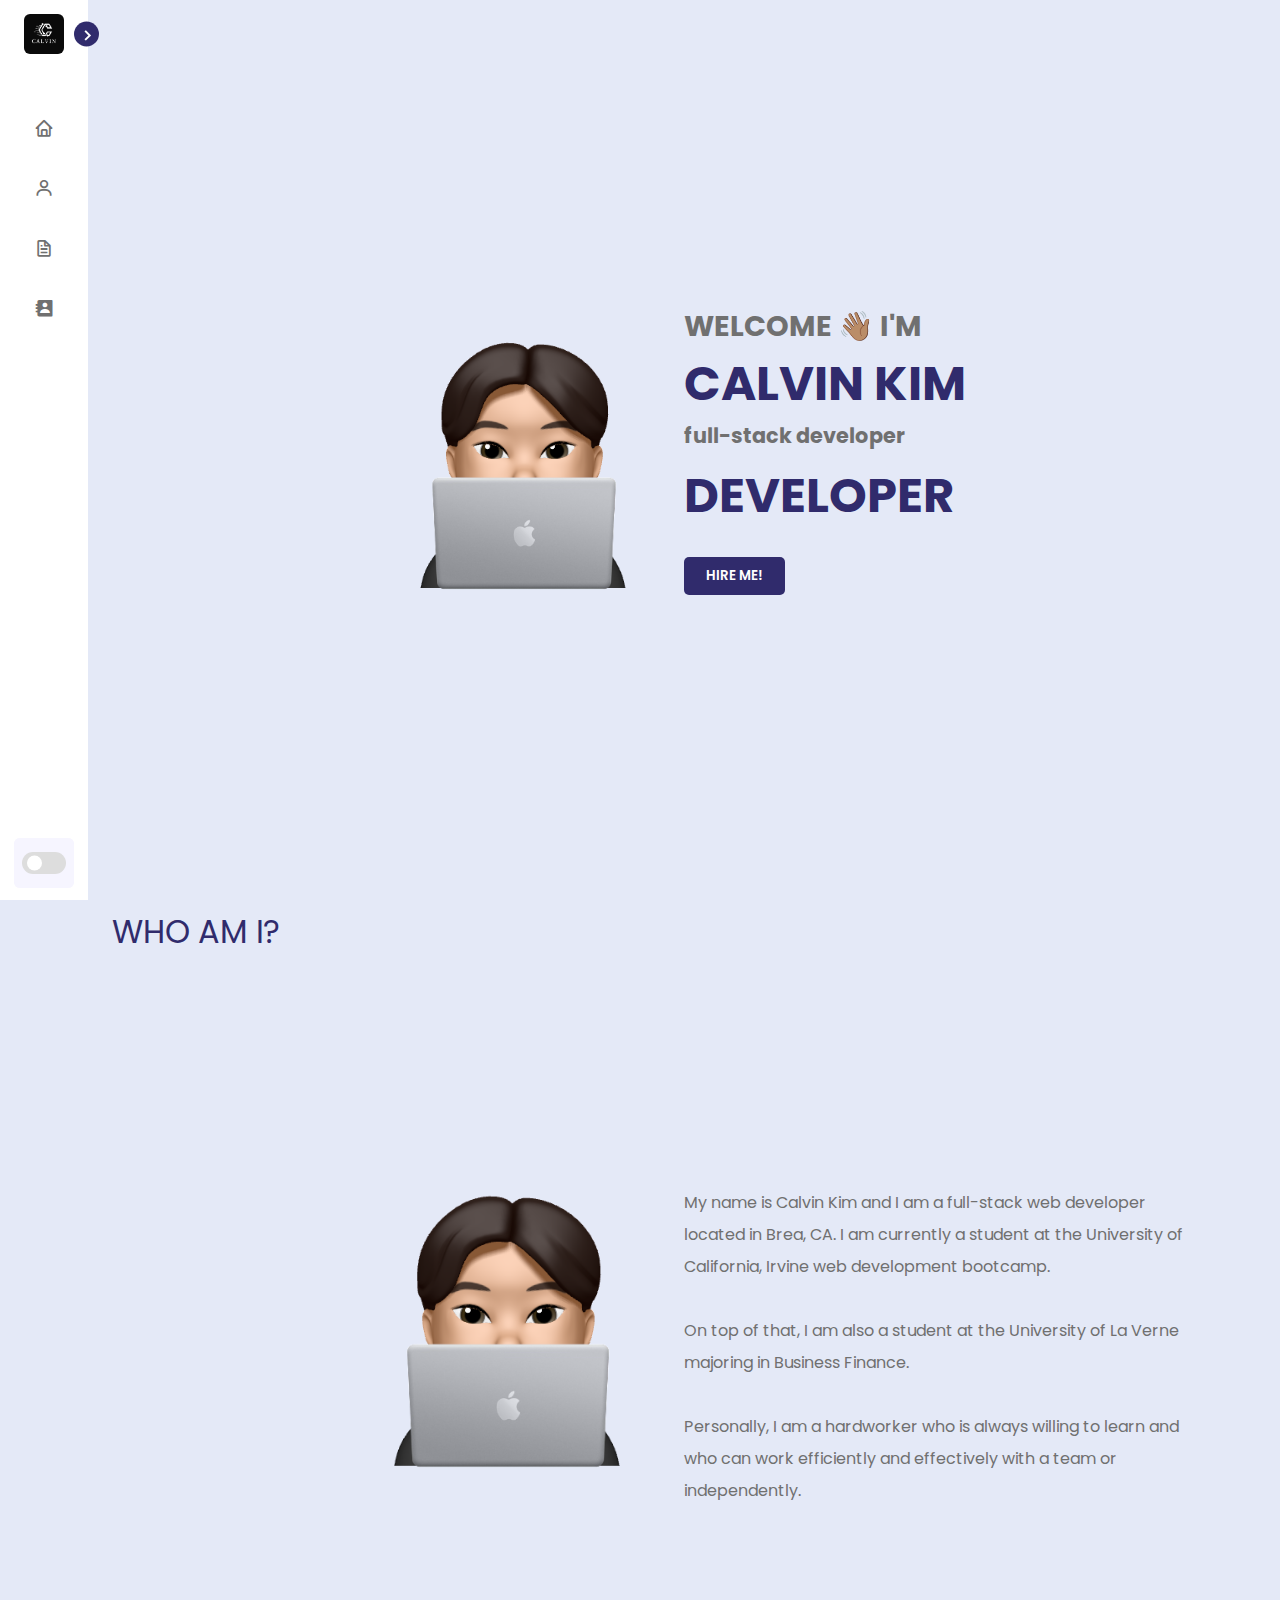
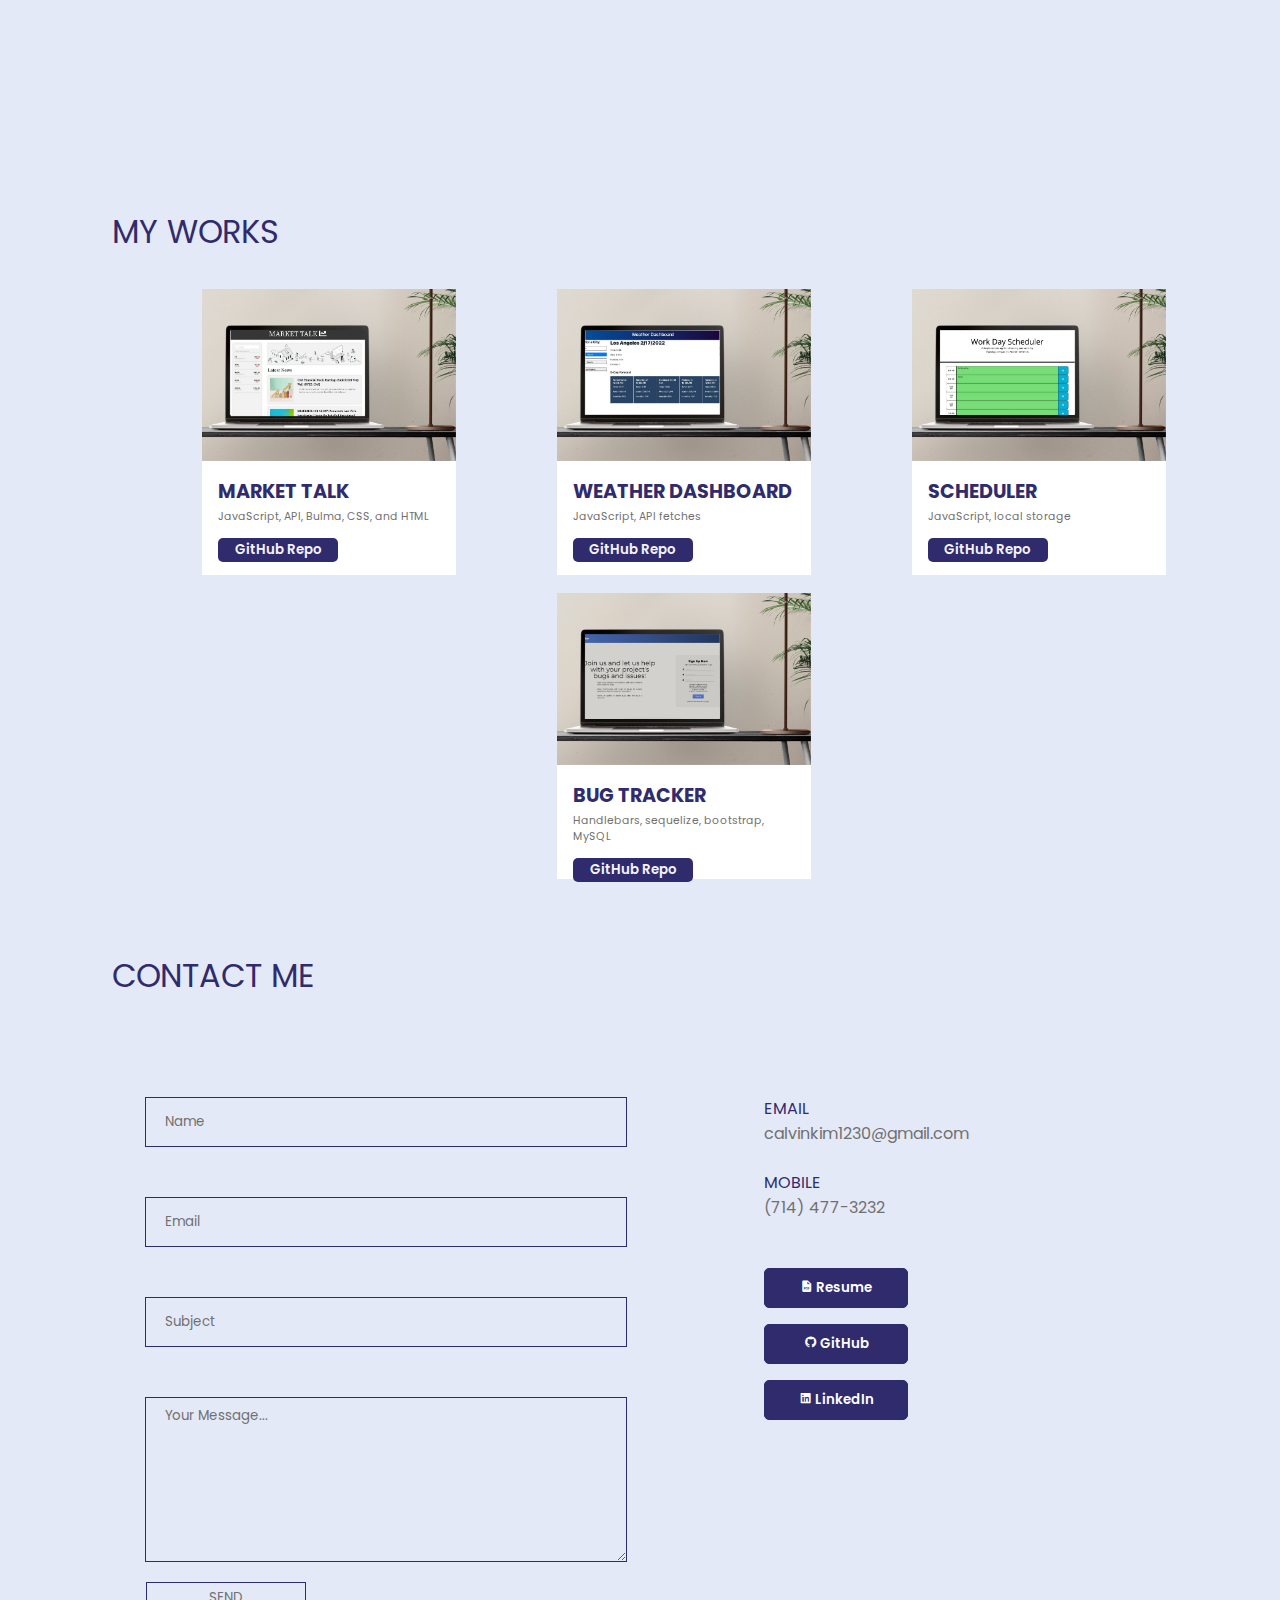
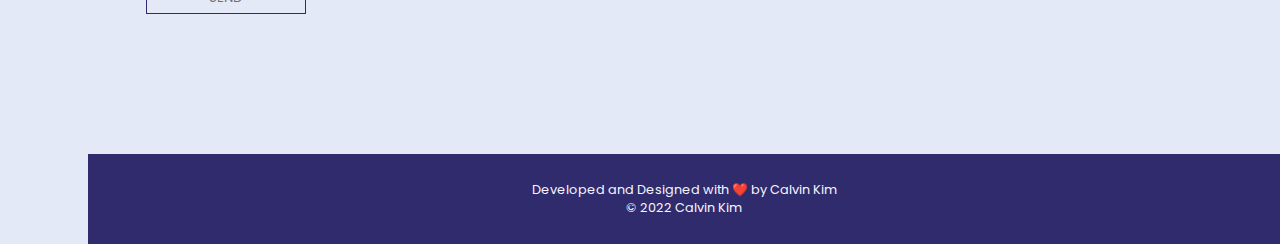
<file: index.html>
<!DOCTYPE html>
<html lang="en">
  <head>
    <meta charset="UTF-8" />
    <meta http-equiv="X-UA-Compatible" content="IE=edge" />
    <meta name="viewport" content="width=device-width, initial-scale=1.0" />

    <!-- CSS -->
    <link rel="stylesheet" href="./assets/css/style.css" />

    <!-- Boxicons CSS -->
    <link
      href="https://unpkg.com/boxicons@2.1.1/css/boxicons.min.css"
      rel="stylesheet"
    />

    <title>Document</title>
  </head>
  <body>
    <nav class="sidebar close">
      <header>
        <div class="image-text">
          <span class="image">
            <img src="./assets/img/my-logo.png" alt="logo" />
          </span>

          <div class="text header-text">
            <span class="name">Calvin Kim</span>
            <span class="profession">Web Developer</span>
          </div>
        </div>

        <i class="bx bx-chevron-right toggle"></i>
      </header>

      <div class="menu-bar">
        <div class="menu">
          <ul class="menu-links">
            <li class="nav-link">
              <a href="#home">
                <i class="bx bx-home icon"></i>
                <span class="text nav-text">Home</span>
              </a>
            </li>
            <li class="nav-link">
              <a href="#about">
                <i class="bx bx-user icon"></i>
                <span class="text nav-text">About</span>
              </a>
            </li>
            <!-- <li class="nav-link">
                        <a href="#skills">
                            <i class='bx bx-wrench icon'></i>
                            <span class="text nav-text">Skills</span>
                        </a>
                    </li> -->
            <li class="nav-link">
              <a href="#work">
                <i class="bx bx-file icon"></i>
                <span class="text nav-text">Work</span>
              </a>
            </li>
            <li class="nav-link">
              <a href="#contact">
                <i class="bx bxs-contact icon"></i>
                <span class="text nav-text">Contact</span>
              </a>
            </li>
          </ul>
        </div>

        <div class="bottom-content">
          <li class="mode">
            <div class="moon-sun">
              <i class="bx bx-moon icon moon"></i>
              <i class="bx bx-sun icon sun"></i>
            </div>
            <span class="mode-text text">Dark Mode</span>

            <div class="toggle-switch">
              <span class="switch"></span>
            </div>
          </li>
        </div>
      </div>
    </nav>

    <section class="main">
      <!-- Home -->
      <div class="home-container" id="home">
        <div class="home-image-container">
          <img src="./assets/img/memoji.png" alt="Memoji of Calvin Kim" />
        </div>
        <div class="home-text-container">
          <h1 class="welcome">
            WELCOME <span class="wave-emoji">👋🏽</span> I'M
          </h1>
          <h1 class="calvin-kim">CALVIN KIM</h1>
          <h5 class="full-stack-dev">full-stack developer</h5>
          <!-- <span class="underline"></span> -->
          <div class="keyframes">
            <ol class="dynamic">
              <li><span>DEVELOPER</span></li>
              <li><span>DESIGNER</span></li>
              <li><span>FRONT-END</span></li>
              <li><span>BACK-END</span></li>
            </ol>
          </div>
          <a href="#contact"
            ><button type="button" class="btn btn-success hire-me-btn">
              HIRE ME!
            </button></a
          >
        </div>
      </div>

      <!-- About -->
      <div class="about-container" id="about">
        <div class="about-header-container">
          <div class="about-header">WHO AM I?</div>
        </div>
        <div class="about-content-container">
          <div class="about-image-container">
            <img src="./assets/img/memoji.png" alt="picture of calvin" />
          </div>
          <div class="about-text-container">
            <p>
              My name is Calvin Kim and I am a full-stack web developer located
              in Brea, CA. I am currently a student at the University of
              California, Irvine web development bootcamp.
            </p>
            <br />
            <p>
              On top of that, I am also a student at the University of La Verne
              majoring in Business Finance.
            </p>
            <br />
            <p>
              Personally, I am a hardworker who is always willing to learn and
              who can work efficiently and effectively with a team or
              independently.
            </p>
          </div>
        </div>
      </div>

      <!-- Work -->
      <div class="work-container" id="work">
        <div class="work-header-container">
          <div class="work-header">MY WORKS</div>
        </div>
        <div class="work-content-container">
          <div class="card">
            <div class="card-img-container">
              <img
                src="./assets/img/market-talk.jpg"
                alt="screenshot of markettalk"
              />
            </div>
            <div class="work-texts">
              <h4>
                <a
                  href="https://calvin-kim13.github.io/marketTalk/"
                  target="_blank"
                  >MARKET TALK</a
                >
              </h4>
              <h6>JavaScript, API, Bulma, CSS, and HTML</h6>
              <button>
                <a
                  href="https://github.com/calvin-kim13/marketTalk"
                  target="_blank"
                  >GitHub Repo</a
                >
              </button>
            </div>
          </div>
          <div class="card">
            <div class="card-img-container">
              <img
                src="./assets/img/weather-dashboard.jpg"
                alt="screenshot of weather-dashboard"
              />
            </div>
            <div class="work-texts">
              <h4>
                <a
                  href="https://calvin-kim13.github.io/weatherForecast/"
                  target="_blank"
                  >WEATHER DASHBOARD</a
                >
              </h4>
              <h6>JavaScript, API fetches</h6>
              <button>
                <a
                  href="https://github.com/calvin-kim13/weatherForecast"
                  target="_blank"
                  >GitHub Repo</a
                >
              </button>
            </div>
          </div>
          <div class="card">
            <div class="card-img-container">
              <img
                src="./assets/img/scheduler.jpg"
                alt="screenshot of scheduler"
              />
            </div>
            <div class="work-texts">
              <h4>
                <a
                  href="https://calvin-kim13.github.io/dayPlanner/"
                  target="_blank"
                  >SCHEDULER</a
                >
              </h4>
              <h6>JavaScript, local storage</h6>
              <button>
                <a
                  href="https://github.com/calvin-kim13/dayPlanner"
                  target="_blank"
                  >GitHub Repo</a
                >
              </button>
            </div>
          </div>
          <div class="card">
            <div class="card-img-container">
              <img
                src="./assets/img/bugtracker.png"
                alt="screenshot of scheduler"
              />
            </div>
            <div class="work-texts">
              <h4>
                <a href="https://bug-zapper-app.herokuapp.com/" target="_blank"
                  >BUG TRACKER</a
                >
              </h4>
              <h6>Handlebars, sequelize, bootstrap, MySQL</h6>
              <button>
                <a
                  href="https://github.com/calvin-kim13/bugTracker"
                  target="_blank"
                  >GitHub Repo</a
                >
              </button>
            </div>
          </div>
          <!-- <div class="card">
            <div class="card-img-container">
              <img
                src="./assets/img/scheduler.jpg"
                alt="screenshot of scheduler"
              />
            </div>
            <div class="work-texts">
              <h4>
                <a
                  href="https://calvin-kim13.github.io/dayPlanner/"
                  target="_blank"
                  >SCHEDULER</a
                >
              </h4>
              <h6>JavaScript, local storage</h6>
              <button>
                <a
                  href="https://github.com/calvin-kim13/dayPlanner"
                  target="_blank"
                  >GitHub Repo</a
                >
              </button>
            </div>
          </div>
          <div class="card">
            <div class="card-img-container">
              <img
                src="./assets/img/scheduler.jpg"
                alt="screenshot of scheduler"
              />
            </div>
            <div class="work-texts">
              <h4>
                <a
                  href="https://calvin-kim13.github.io/dayPlanner/"
                  target="_blank"
                  >SCHEDULER</a
                >
              </h4>
              <h6>JavaScript, local storage</h6>
              <button>
                <a
                  href="https://github.com/calvin-kim13/dayPlanner"
                  target="_blank"
                  >GitHub Repo</a
                >
              </button>
            </div>
          </div> -->
        </div>
      </div>

      <!-- Contact -->
      <div class="contact-container" id="contact">
        <div class="contact-header-container">
          <div class="contact-header">CONTACT ME</div>
        </div>
        <div class="contact-content-container">
          <div class="form-container">
            <form method="post" action="" class="contact-form">
              <input
                type="text"
                id="name"
                name="name"
                placeholder="Name"
                class="contact-name"
                autocomplete="off"
                required
              />
              <input
                type="text"
                id="email"
                name="email"
                placeholder="Email"
                class="contact-email"
                autocomplete="off"
                required
              />
              <input
                type="text"
                id="subject"
                name="subject"
                placeholder="Subject"
                class="contact-subject"
                autocomplete="off"
                required
              />
              <textarea
                name="message"
                id="message"
                cols="30"
                rows="5"
                placeholder="Your Message..."
                class="contact-message"
                required
              ></textarea>
              <button
                onclick="sendMail();"
                type="button"
                class="button message-btn"
              >
                SEND
              </button>
            </form>
          </div>
          <div class="contact-links-container">
            <div class="email-container">
              <div class="email-header">EMAIL</div>
              <div class="email">calvinkim1230@gmail.com</div>
            </div>
            <div class="phone-container">
              <div class="phone-header">MOBILE</div>
              <a href=""></a>
              <div class="phone">(714) 477-3232</div>
            </div>
            <div class="contact-links">
              <a href="./resume/Calvin-Kim-Resume.pdf" target="_blank"
                ><button type="button" class="button social resume">
                  <i class="bx bxs-file-pdf"></i> Resume
                </button></a
              >
              <a href="https://github.com/calvin-kim13" target="_blank"
                ><button type="button" class="button social github">
                  <i class="bx bxl-github"></i> GitHub
                </button></a
              >
              <a
                href="https://www.linkedin.com/in/calvin-kim-143aa51a2/"
                target="_blank"
                ><button type="button" class="button social linkedin">
                  <i class="bx bxl-linkedin-square"></i> LinkedIn
                </button></a
              >
            </div>
          </div>
        </div>
        <div class="footer">
          <div class="message-footer">
            Developed and Designed with ❤️ by Calvin Kim
          </div>
          <div class="copyright-footer">&copy 2022 Calvin Kim</div>
        </div>
      </div>
    </section>

    <script src="./assets/js/script.js"></script>
  </body>
</html>
</file>
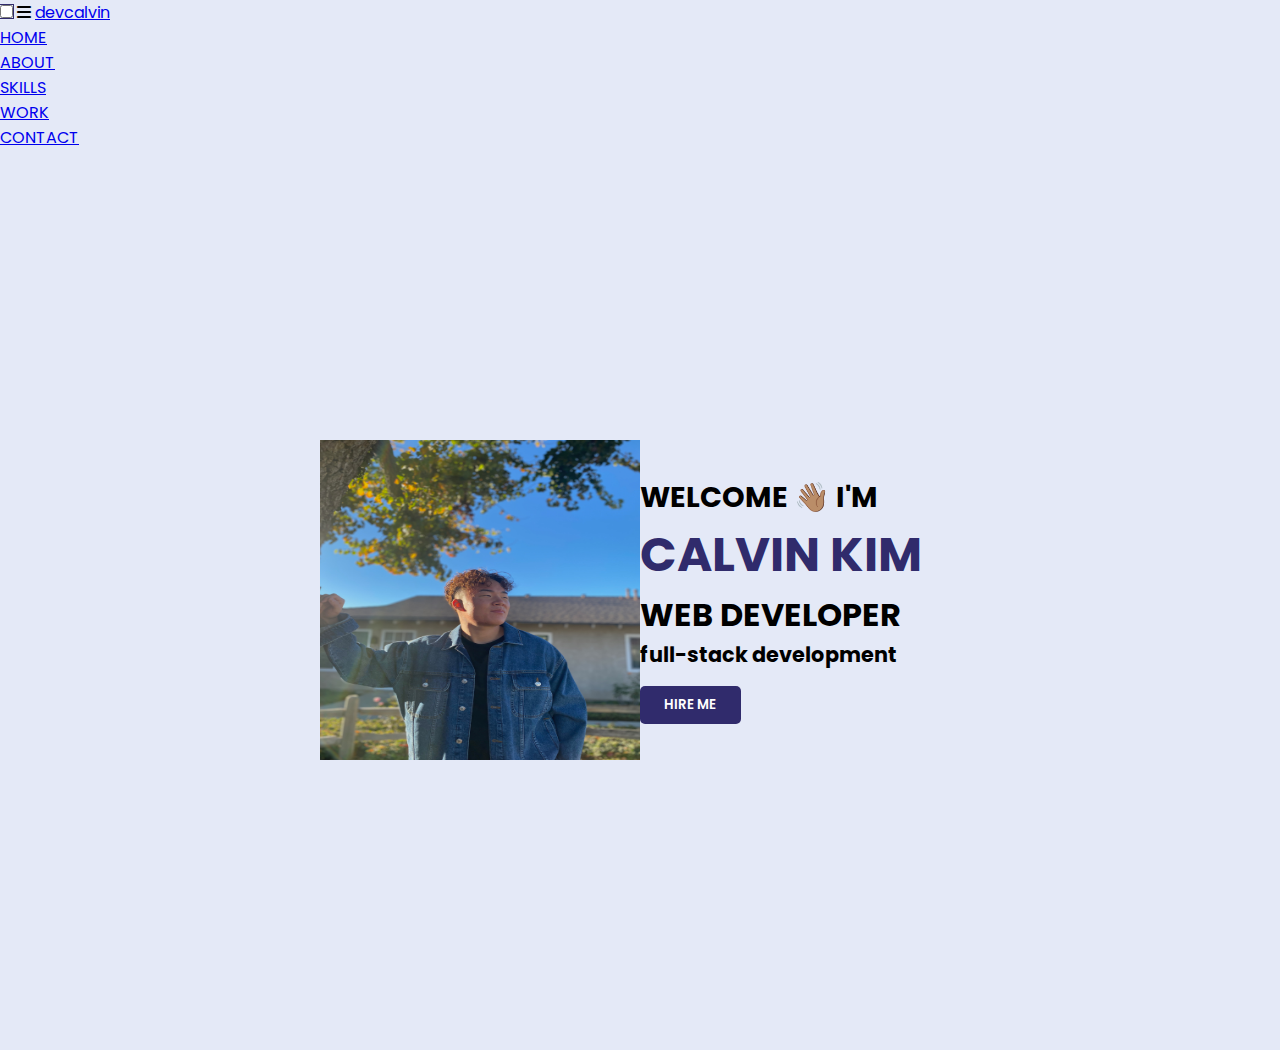
<file: html/index.html>
<!DOCTYPE html>
<html lang="en">

<head>
    <meta charset="UTF-8">
    <meta http-equiv="X-UA-Compatible" content="IE=edge">
    <meta name="viewport" content="width=device-width, initial-scale=1.0">

    <link rel="stylesheet" href="https://cdnjs.cloudflare.com/ajax/libs/font-awesome/6.0.0/css/all.min.css">
    <link rel="preconnect" href="https://fonts.googleapis.com">
    <link rel="preconnect" href="https://fonts.gstatic.com" crossorigin>
    <link href="https://fonts.googleapis.com/css2?family=Saira&family=Saira+Condensed:wght@300&display=swap" rel="stylesheet">
    <link rel="stylesheet" href="https://cdn.jsdelivr.net/npm/bootstrap@5.1.3/dist/css/bootstrap.min.css" integrity="sha384-1BmE4kWBq78iYhFldvKuhfTAU6auU8tT94WrHftjDbrCEXSU1oBoqyl2QvZ6jIW3" crossorigin="anonymous">
    <link rel="stylesheet" href="../assets/css/style.css">
    <title>CK | Full Stack Developer</title>
</head>

<body>
    <!-- NAVBAR -->
    <nav>
        <input type="checkbox" id="check">
        <label for="check" class="checkbtn">
            <i class="fas fa-bars"></i>
        </label>
        <label class="logo"><a href="./index.html">devcalvin</a></label>
        <ul>
            <li><a href="./index.html">HOME</a></li>
            <li><a href="./about.html">ABOUT</a></li>
            <li><a href="./skills.html">SKILLS</a></li>
            <li><a href="./work.html">WORK</a></li>
            <li><a href="./contact.html">CONTACT</a></li>
        </ul>
    </nav>

    <!-- HOMEPAGE -->
    <div class="home-container">
        <div class="home-image-container">
            <img src="../assets/img/calvin.jpg" alt="Picture of Calvin Kim">
        </div>
        <div class="home-text-container">
            <h1 class="welcome">WELCOME <span class="wave-emoji">👋🏽</span> I'M</h1>
            <h1 class="calvin-kim">CALVIN KIM</h1>
            <h1 class="web-dev">WEB DEVELOPER</h1>
            <h5 class="full-stack-dev">full-stack development</h5>
            <button type="button" class="btn btn-success hire-me-btn">HIRE ME</button>
        </div>
    </div>

    <script src="https://cdn.jsdelivr.net/npm/bootstrap@5.1.3/dist/js/bootstrap.min.js" integrity="sha384-QJHtvGhmr9XOIpI6YVutG+2QOK9T+ZnN4kzFN1RtK3zEFEIsxhlmWl5/YESvpZ13" crossorigin="anonymous"></script>
    <script src="../assets/js/script.js"></script>
</body>

</html>
</file>
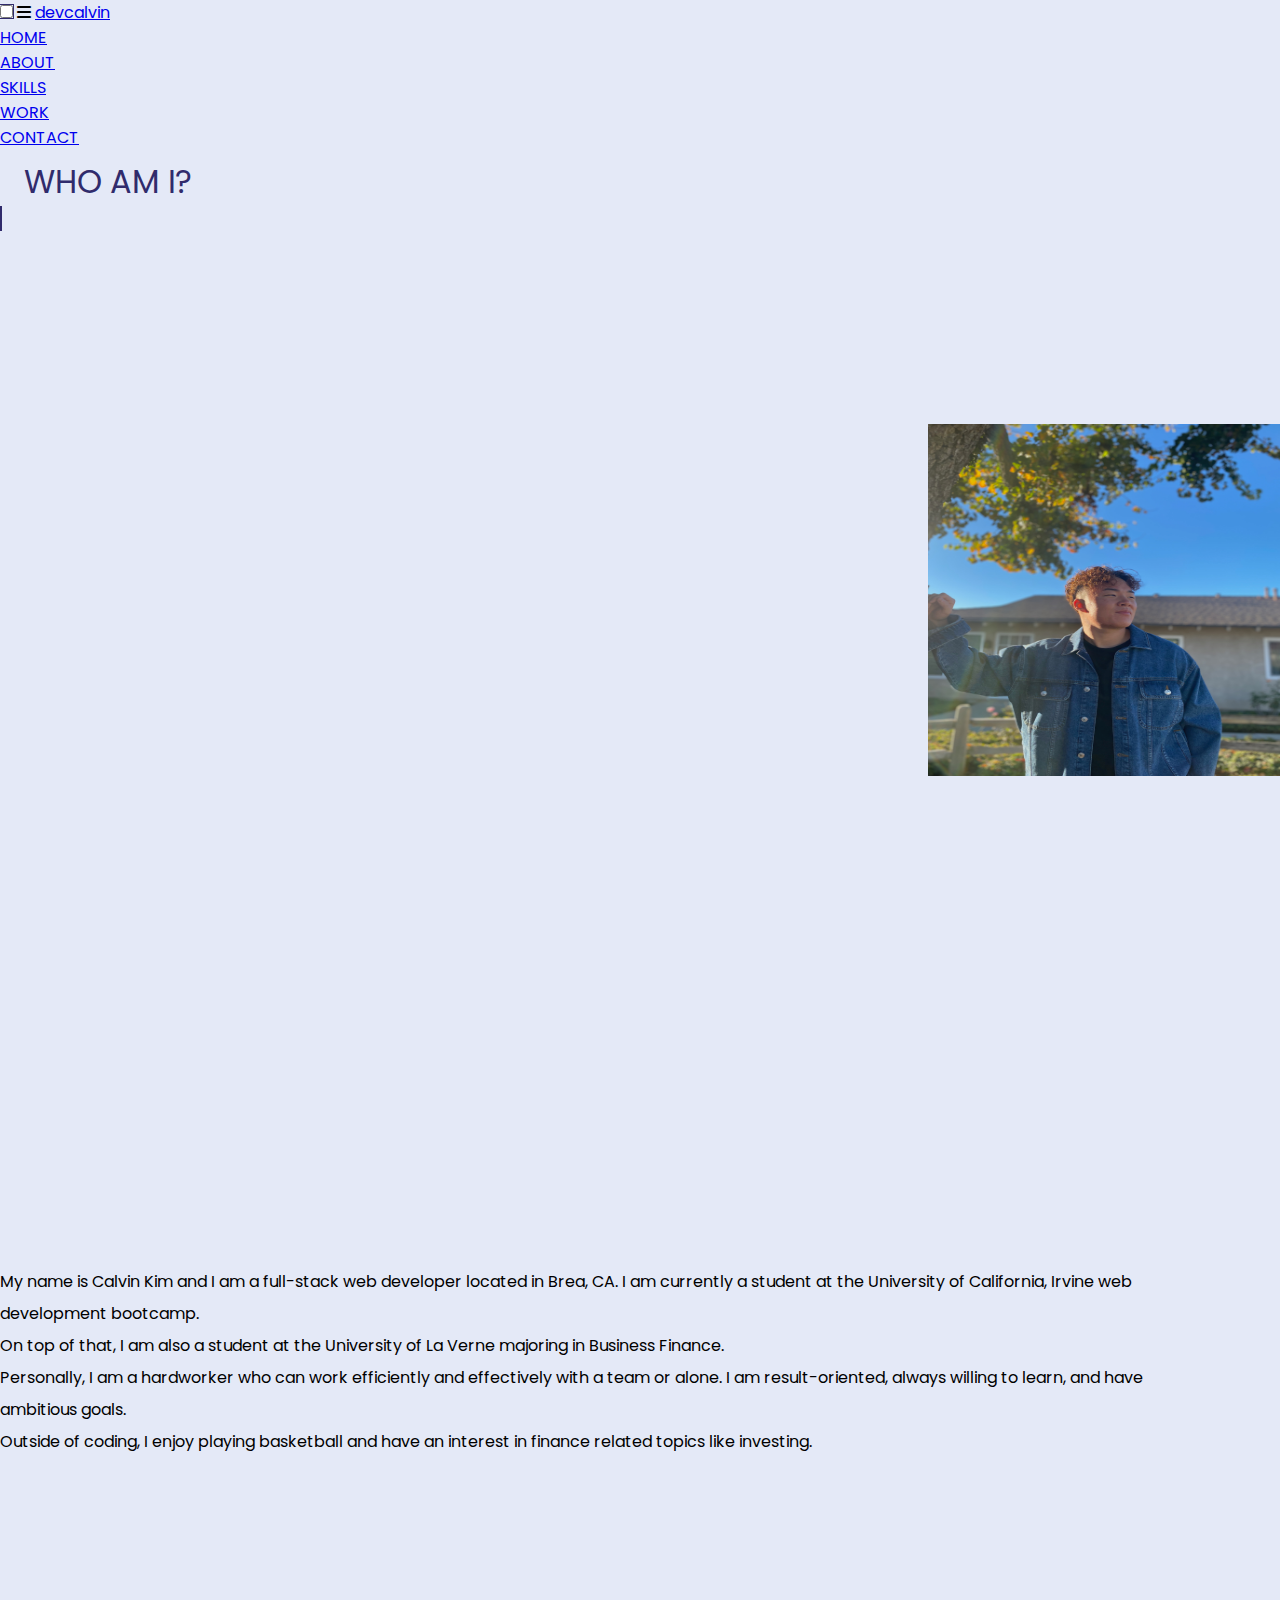
<file: html/about.html>
<!DOCTYPE html>
<html lang="en">

<head>
    <meta charset="UTF-8">
    <meta http-equiv="X-UA-Compatible" content="IE=edge">
    <meta name="viewport" content="width=device-width, initial-scale=1.0">

    <link rel="stylesheet" href="https://cdnjs.cloudflare.com/ajax/libs/font-awesome/6.0.0/css/all.min.css">
    <link rel="preconnect" href="https://fonts.googleapis.com">
    <link rel="preconnect" href="https://fonts.gstatic.com" crossorigin>
    <link href="https://fonts.googleapis.com/css2?family=Saira&family=Saira+Condensed:wght@300&display=swap" rel="stylesheet">
    <link rel="stylesheet" href="https://cdn.jsdelivr.net/npm/bootstrap@5.1.3/dist/css/bootstrap.min.css" integrity="sha384-1BmE4kWBq78iYhFldvKuhfTAU6auU8tT94WrHftjDbrCEXSU1oBoqyl2QvZ6jIW3" crossorigin="anonymous">
    <link rel="stylesheet" href="../assets/css/style.css">
    <title>CK | Full Stack Developer</title>
</head>

<body>
    <!-- NAVBAR -->
    <nav>
        <input type="checkbox" id="check">
        <label for="check" class="checkbtn">
            <i class="fas fa-bars"></i>
        </label>
        <label class="logo"><a href="./index.html">devcalvin</a></label>
        <ul>
            <li><a href="../index.html">HOME</a></li>
            <li><a href="./about.html">ABOUT</a></li>
            <li><a href="./skills.html">SKILLS</a></li>
            <li><a href="./work.html">WORK</a></li>
            <li><a href="./contact.html">CONTACT</a></li>
        </ul>
    </nav>

    <!-- ABOUT PAGE -->
    <div class="about-header-container">
        <div class="about-header">WHO AM I?</div>
        <span class="underline"></span>
    </div>
    <div class="about-container">
        <div class="about-image-container">
            <img src="../assets/img/calvin.jpg" alt="picture of calvin">
        </div>
        <div class="about-text-container">
            <p>My name is Calvin Kim and I am a full-stack web developer located in Brea, CA. I am currently a student at the University of California, Irvine web development bootcamp.</p>
            <p>On top of that, I am also a student at the University of La Verne majoring in Business Finance.</p>
            <p>Personally, I am a hardworker who can work efficiently and effectively with a team or alone. I am result-oriented, always willing to learn, and have ambitious goals.</p>
            <p>Outside of coding, I enjoy playing basketball and have an interest in finance related topics like investing.</p>
        </div>

    </div>

    <script src="https://cdn.jsdelivr.net/npm/bootstrap@5.1.3/dist/js/bootstrap.min.js" integrity="sha384-QJHtvGhmr9XOIpI6YVutG+2QOK9T+ZnN4kzFN1RtK3zEFEIsxhlmWl5/YESvpZ13" crossorigin="anonymous"></script>
    <script src="../assets/js/script.js"></script>
</body>

</html>
</file>
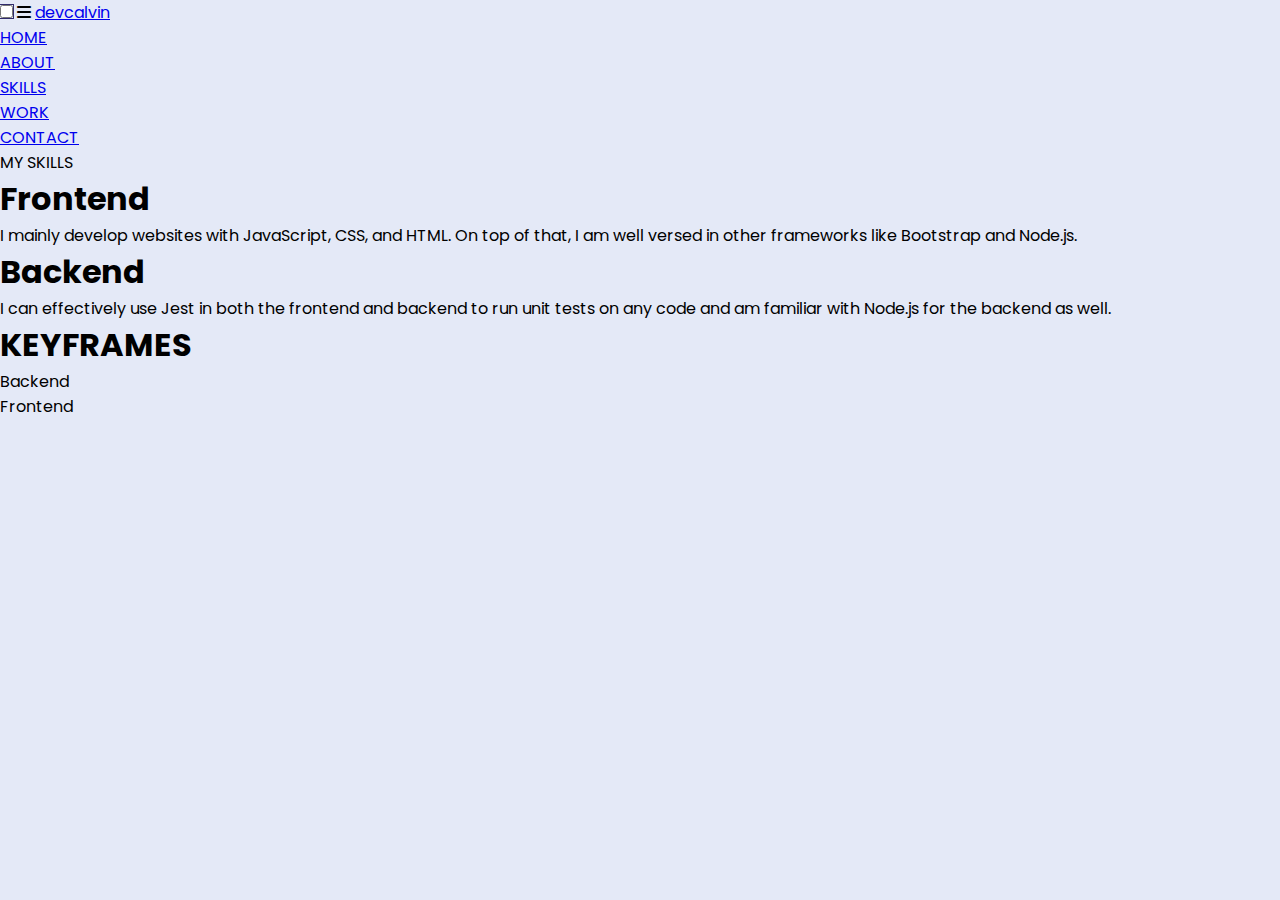
<file: html/skills.html>
<!DOCTYPE html>
<html lang="en">

<head>
    <meta charset="UTF-8">
    <meta http-equiv="X-UA-Compatible" content="IE=edge">
    <meta name="viewport" content="width=device-width, initial-scale=1.0">

    <link rel="stylesheet" href="https://cdnjs.cloudflare.com/ajax/libs/font-awesome/6.0.0/css/all.min.css">
    <link rel="preconnect" href="https://fonts.googleapis.com">
    <link rel="preconnect" href="https://fonts.gstatic.com" crossorigin>
    <link href="https://fonts.googleapis.com/css2?family=Saira&family=Saira+Condensed:wght@300&display=swap" rel="stylesheet">
    <link rel="stylesheet" href="https://cdn.jsdelivr.net/npm/bootstrap@5.1.3/dist/css/bootstrap.min.css" integrity="sha384-1BmE4kWBq78iYhFldvKuhfTAU6auU8tT94WrHftjDbrCEXSU1oBoqyl2QvZ6jIW3" crossorigin="anonymous">
    <link rel="stylesheet" href="../assets/css/style.css">
    <title>CK | Full Stack Developer</title>
</head>

<body>
    <!-- NAVBAR -->
    <nav>
        <input type="checkbox" id="check">
        <label for="check" class="checkbtn">
            <i class="fas fa-bars"></i>
        </label>
        <label class="logo"><a href="./index.html">devcalvin</a></label>
        <ul>
            <li><a href="../index.html">HOME</a></li>
            <li><a href="./about.html">ABOUT</a></li>
            <li><a href="./skills.html">SKILLS</a></li>
            <li><a href="./work.html">WORK</a></li>
            <li><a href="./contact.html">CONTACT</a></li>
        </ul>
    </nav>

    <!-- SKILLS PAGE -->
    <div class="skills-header-container">
        <div class="skills-header">MY SKILLS</div>
        <span class="underline-skills"></span>
    </div>

    <div class="skills-container">
        <div class="skills-text">
            <div class="frontend">
                <h1>Frontend</h1>
                <p>I mainly develop websites with JavaScript, CSS, and HTML. On top of that, I am well versed in other frameworks like Bootstrap and Node.js.</p>
            </div>
            <div class="backend">
                <h1>Backend</h1>
                <p>I can effectively use Jest in both the frontend and backend to run unit tests on any code and am familiar with Node.js for the backend as well.</p>
            </div>
        </div>

        <div class="keyframes">
            <h1>KEYFRAMES</h1>
        </div>

        <div class="progress-container">
            <div class="progress progress-chart">
                <div class="progress-bar" role="progressbar" style="width: 30%" aria-valuenow="30" aria-valuemin="0" aria-valuemax="100">Backend</div>
                <div class="progress-bar bg-success" role="progressbar" style="width: 70%" aria-valuenow="70" aria-valuemin="0" aria-valuemax="100">Frontend</div>
            </div>
        </div>
    </div>
   
    <script src="https://cdn.jsdelivr.net/npm/bootstrap@5.1.3/dist/js/bootstrap.min.js" integrity="sha384-QJHtvGhmr9XOIpI6YVutG+2QOK9T+ZnN4kzFN1RtK3zEFEIsxhlmWl5/YESvpZ13" crossorigin="anonymous"></script>
    <script src="../assets/js/script.js"></script>
</body>

</html>
</file>
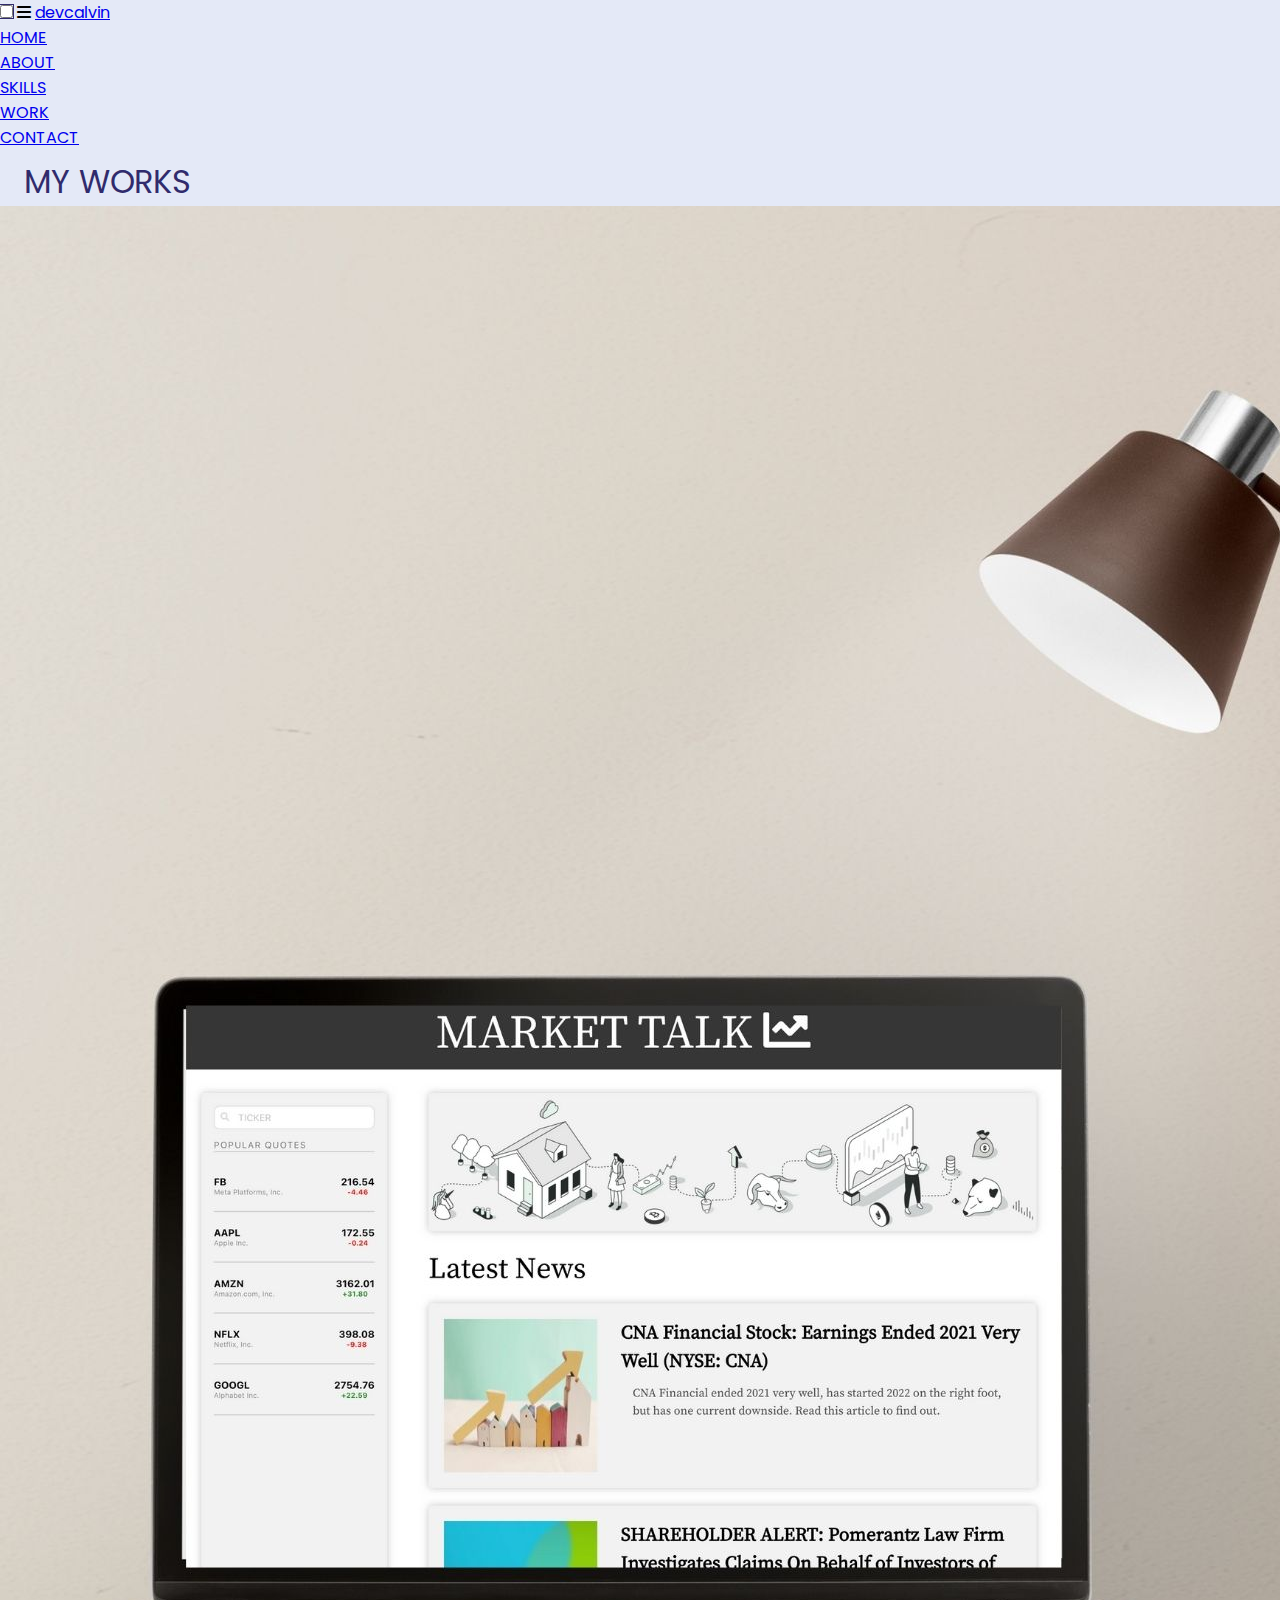
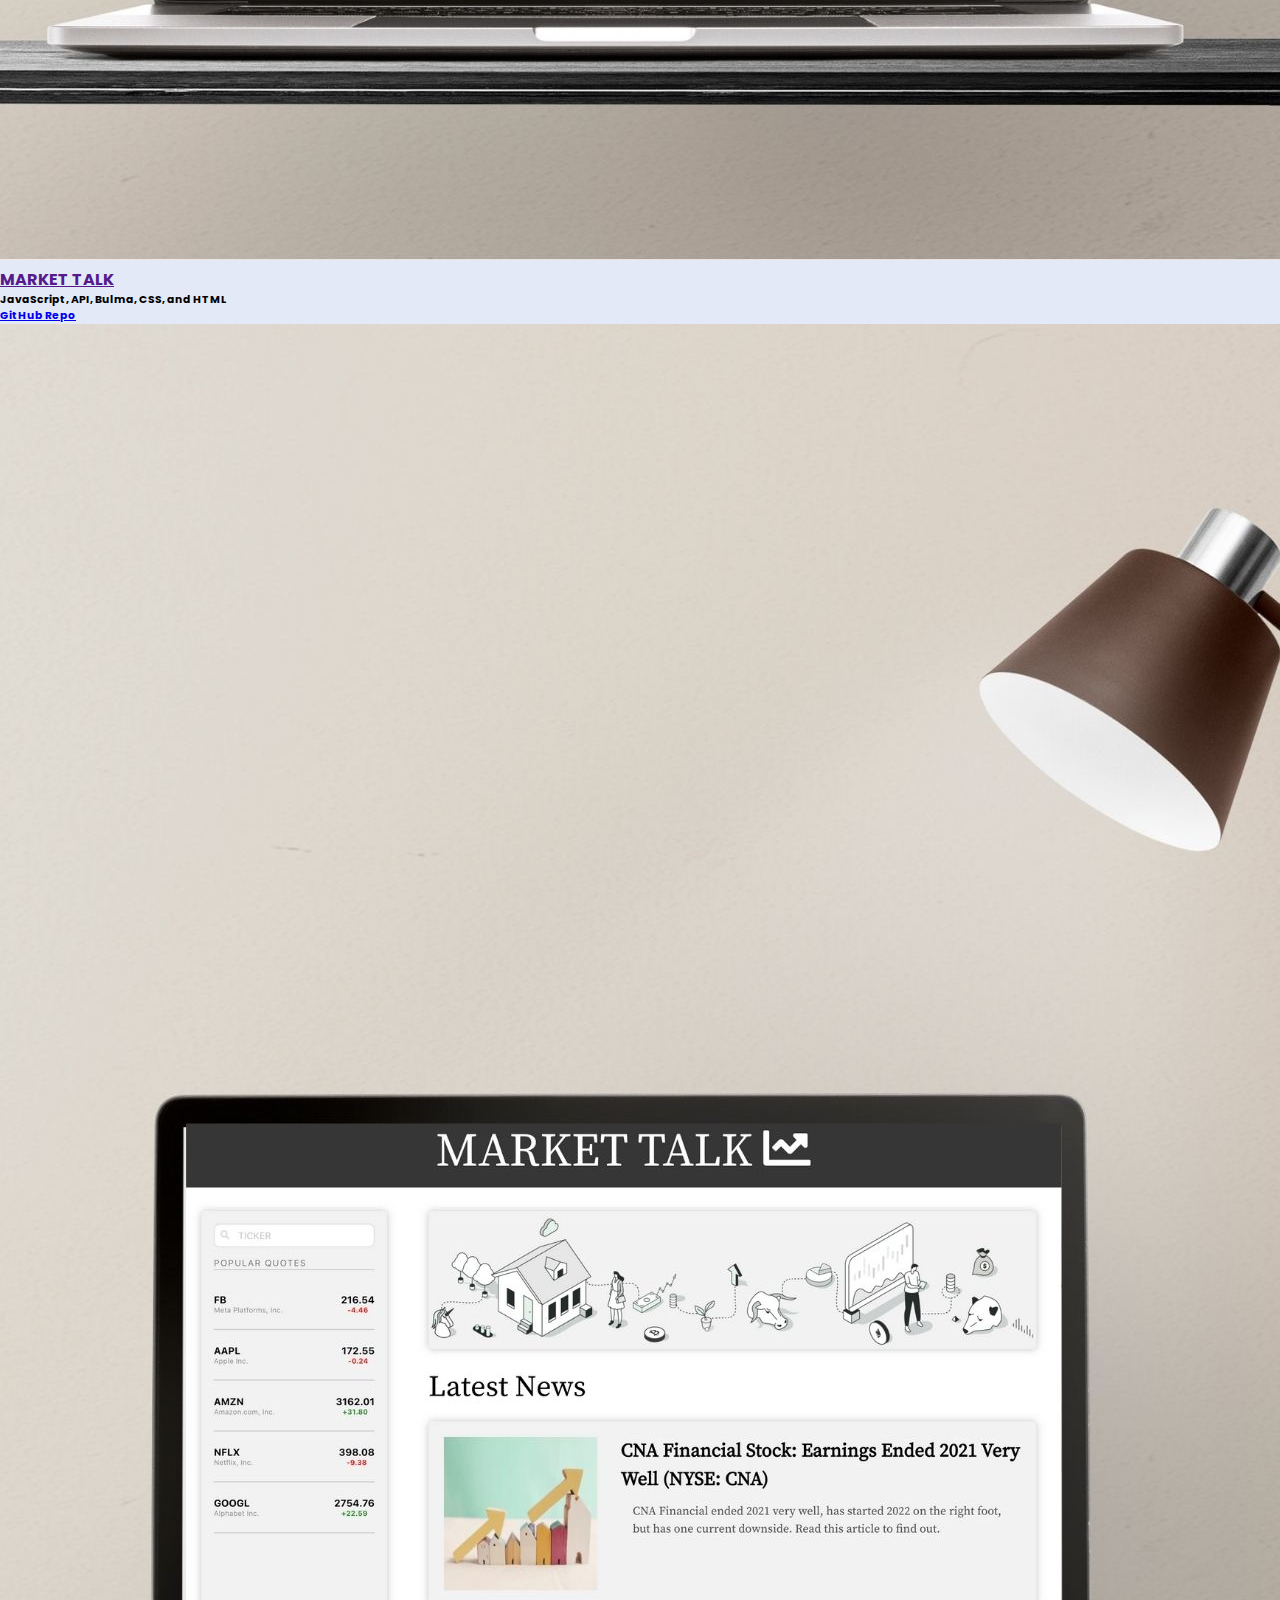
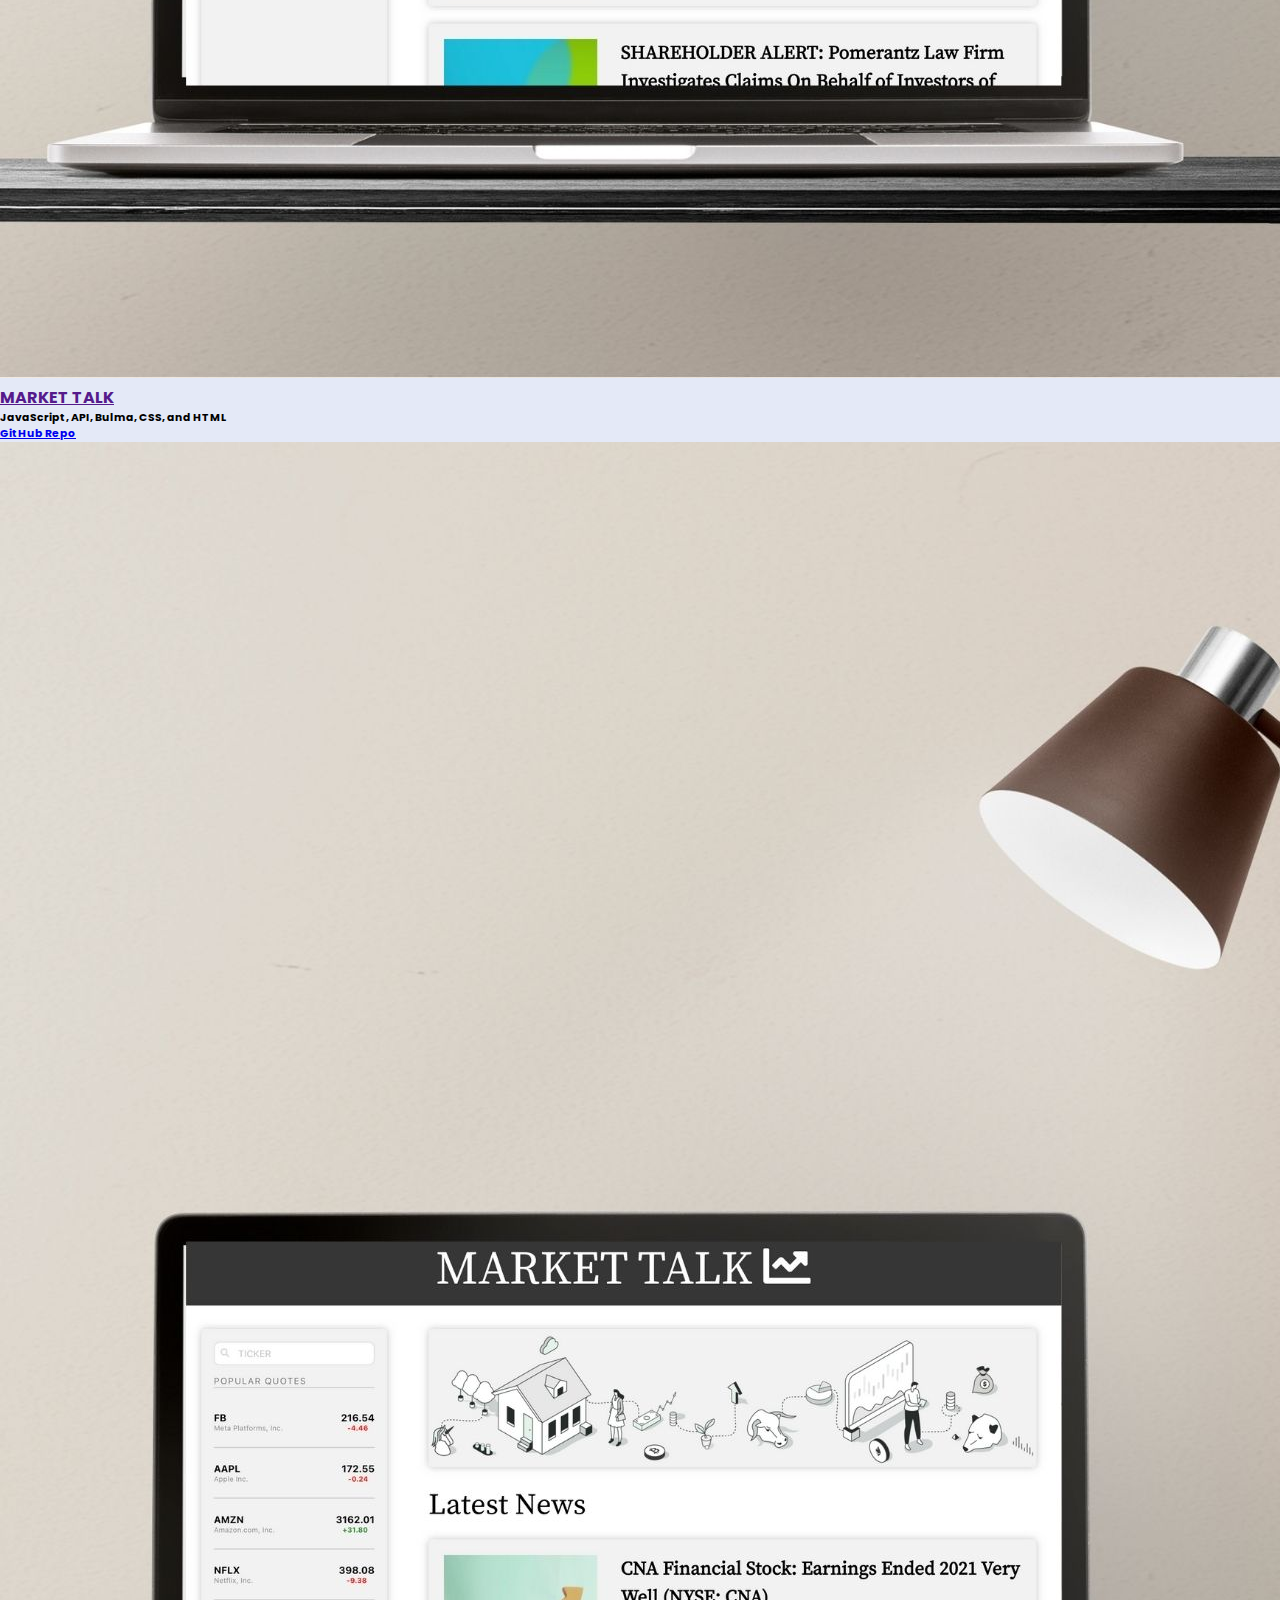
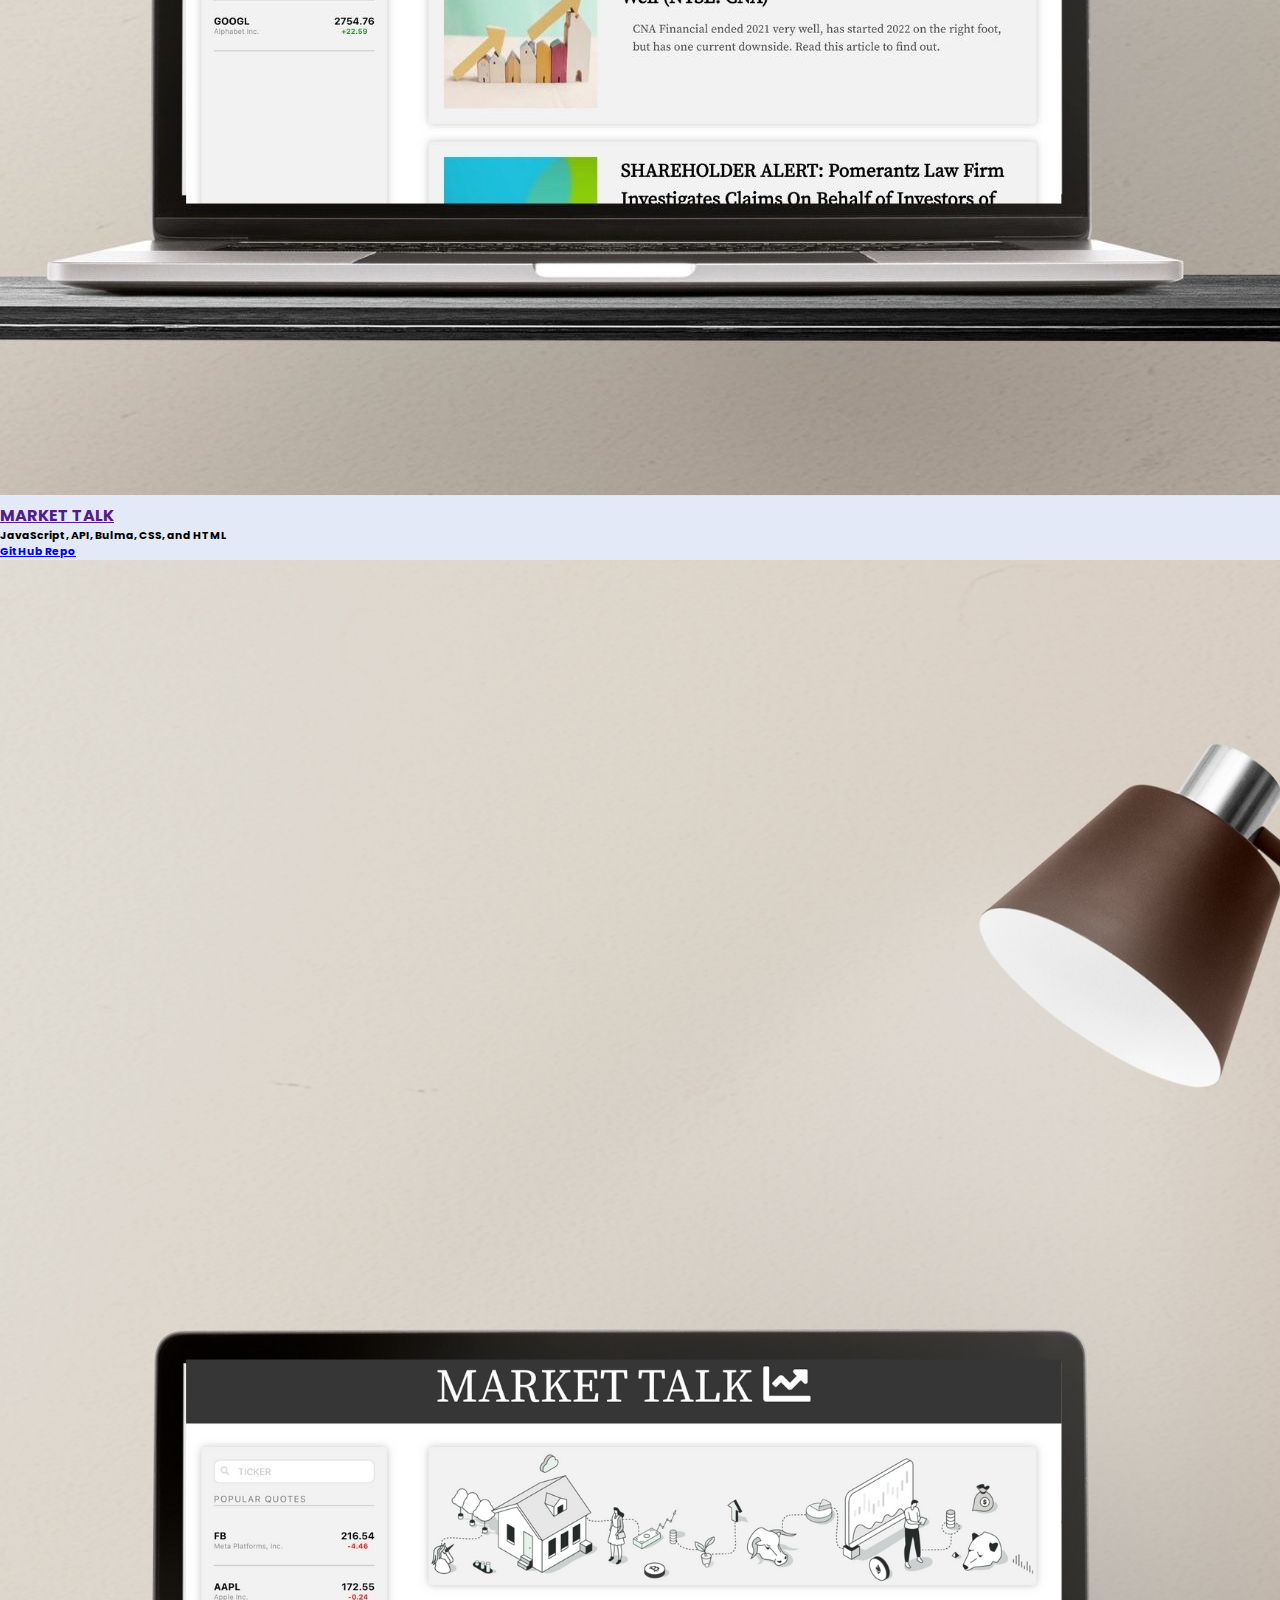
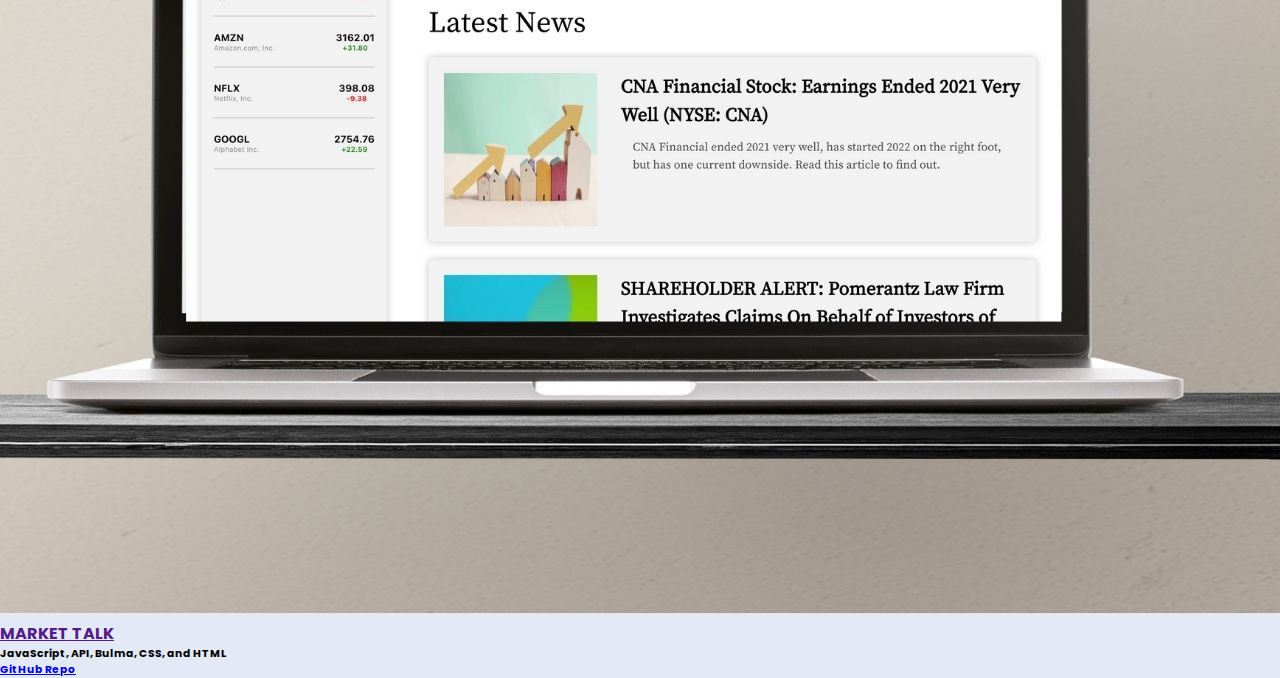
<file: html/work.html>
<!DOCTYPE html>
<html lang="en">

<head>
    <meta charset="UTF-8">
    <meta http-equiv="X-UA-Compatible" content="IE=edge">
    <meta name="viewport" content="width=device-width, initial-scale=1.0">

    <link rel="stylesheet" href="https://cdnjs.cloudflare.com/ajax/libs/font-awesome/6.0.0/css/all.min.css">
    <link rel="preconnect" href="https://fonts.googleapis.com">
    <link rel="preconnect" href="https://fonts.gstatic.com" crossorigin>
    <link href="https://fonts.googleapis.com/css2?family=Saira&family=Saira+Condensed:wght@300&display=swap" rel="stylesheet">
    <link rel="stylesheet" href="https://cdn.jsdelivr.net/npm/bootstrap@5.1.3/dist/css/bootstrap.min.css" integrity="sha384-1BmE4kWBq78iYhFldvKuhfTAU6auU8tT94WrHftjDbrCEXSU1oBoqyl2QvZ6jIW3" crossorigin="anonymous">
    <link rel="stylesheet" href="../assets/css/style.css">
    <title>CK | Full Stack Developer</title>
</head>

<body>
    <!-- NAVBAR -->
    <nav>
        <input type="checkbox" id="check">
        <label for="check" class="checkbtn">
            <i class="fas fa-bars"></i>
        </label>
        <label class="logo"><a href="./index.html">devcalvin</a></label>
        <ul>
            <li><a href="../index.html">HOME</a></li>
            <li><a href="./about.html">ABOUT</a></li>
            <li><a href="./skills.html">SKILLS</a></li>
            <li><a href="./work.html">WORK</a></li>
            <li><a href="./contact.html">CONTACT</a></li>
        </ul>
    </nav>

    <!-- WORK PAGE -->
    <div class="work-header-container">
        <div class="work-header">MY WORKS</div>
        <span class="work-underline"></span>
    </div>

    <div class="work-container">

        <div class="markettalk-card">
            <a href="#"><img src="../assets/img/market-talk.jpg" alt="screenshot of markettalk"></a>
            <h4><a href="">MARKET TALK</a></h4>
            <h6>JavaScript, API, Bulma, CSS, and HTML</h6>
            <h6><a href="#">GitHub Repo</a></h6>
        </div>

        <div class="markettalk-card">
            <a href="#"><img src="../assets/img/market-talk.jpg" alt="screenshot of markettalk"></a>
            <h4><a href="">MARKET TALK</a></h4>
            <h6>JavaScript, API, Bulma, CSS, and HTML</h6>
            <h6><a href="#">GitHub Repo</a></h6>
        </div>

        <div class="markettalk-card">
            <a href="#"><img src="../assets/img/market-talk.jpg" alt="screenshot of markettalk"></a>
            <h4><a href="">MARKET TALK</a></h4>
            <h6>JavaScript, API, Bulma, CSS, and HTML</h6>
            <h6><a href="#">GitHub Repo</a></h6>
        </div>

        <div class="markettalk-card">
            <a href="#"><img src="../assets/img/market-talk.jpg" alt="screenshot of markettalk"></a>
            <h4><a href="">MARKET TALK</a></h4>
            <h6>JavaScript, API, Bulma, CSS, and HTML</h6>
            <h6><a href="#">GitHub Repo</a></h6>
        </div>

    </div>
   
    <script src="https://cdn.jsdelivr.net/npm/bootstrap@5.1.3/dist/js/bootstrap.min.js" integrity="sha384-QJHtvGhmr9XOIpI6YVutG+2QOK9T+ZnN4kzFN1RtK3zEFEIsxhlmWl5/YESvpZ13" crossorigin="anonymous"></script>
    <script src="../assets/js/script.js"></script>
</body>

</html>
</file>
<file: assets/css/style.css>
/* Google fonts import */
@import url("https://fonts.googleapis.com/css2?family=Poppins:wght@300;400;500;600;700&display=swap");

* {
  font-family: "Poppins", sans-serif;
  margin: 0;
  padding: 0;
  box-sizing: border-box;
}

/* Variables */
:root {
  /* Color */
  --body-color: #e4e9f7;
  --sidebar-color: #fff;
  --primary-color: #302b6c;
  --primary-color-light: #f6f5ff;
  --toggle-color: #ddd;
  --text-color: #707070;

  /* Transitions */
  --tran-02: all 0.2s ease;
  --tran-03: all 0.3s ease;
  --tran-04: all 0.4s ease;
  --tran-05: all 0.5s ease;
}

html {
  scroll-behavior: smooth;
}

body {
  height: 100vh;
  background: var(--body-color);
  transition: var(--tran-05);
  overflow-x: hidden;
}

body.dark {
  --body-color: #18191a;
  --sidebar-color: #242526;
  --primary-color: #3a3b3c;
  --primary-color-light: #3a3b3c;
  --toggle-color: #fff;
  --text-color: #ccc;
}

/* Sidebar */
.sidebar {
  position: fixed;
  top: 0;
  left: 0;
  height: 100%;
  width: 250px;
  padding: 10px 14px;
  background: var(--sidebar-color);
  transition: var(--tran-05);
  z-index: 100;
}

.sidebar.close {
  width: 88px;
}

/* Reusable */
.sidebar .text {
  font-size: 16px;
  font-weight: 500;
  color: var(--text-color);
  transition: var(--tran-03);
  white-space: nowrap;
  opacity: 1;
}

.sidebar.close .text {
  opacity: 0;
}

.sidebar .image {
  min-width: 60px;
  display: flex;
  align-items: center;
  justify-content: center;
}

.sidebar li {
  height: 50px;
  margin-top: 10px;
  list-style: none;
  display: flex;
  align-items: center;
}

.sidebar li .icon {
  display: flex;
  align-items: center;
  justify-content: center;
  min-width: 60px;
  font-size: 20px;
}

.sidebar li .icon,
.sidebar li .text {
  color: var(--text-color);
  transition: var(--tran-02);
}

.sidebar header {
  position: relative;
}

.sidebar .image-text img {
  width: 40px;
  border-radius: 6px;
}

.sidebar header .image-text {
  display: flex;
  align-items: center;
}

header .image-text .header-text {
  display: flex;
  flex-direction: column;
}

.header-text .name {
  font-weight: 600;
}

.header-text .profession {
  margin-top: -2px;
}

.sidebar header .toggle {
  position: absolute;
  top: 50%;
  right: -25px;
  transform: translateY(-50%) rotate(180deg);
  height: 25px;
  width: 25px;
  background: var(--primary-color);
  display: flex;
  align-items: center;
  justify-content: center;
  border-radius: 50%;
  color: var(--sidebar-color);
  font-size: 22px;
  transition: var(--tran-03);
}

.sidebar.close header .toggle {
  transform: translateY(-50%);
}

body.dark .sidebar header .toggle {
  color: var(--text-color);
}

.sidebar .menu {
  margin-top: 35px;
}

.sidebar li a {
  text-decoration: none;
  height: 100%;
  width: 100%;
  display: flex;
  align-items: center;
  border-radius: 6px;
  transition: var(--tran-04);
}

.sidebar li a:hover {
  background: var(--primary-color);
}

.sidebar li a:hover .icon,
.sidebar li a:hover .text {
  color: var(--sidebar-color);
}

body.dark .sidebar li a:hover .icon,
body.dark .sidebar li a:hover .text {
  color: var(--text-color);
}

.sidebar .menu-bar {
  height: calc(100% - 50px);
  display: flex;
  flex-direction: column;
  justify-content: space-between;
}

.menu-bar .mode {
  position: relative;
  border-radius: 6px;
  background: var(--primary-color-light);
}

.menu-bar .mode .moon-sun {
  height: 50px;
  width: 60px;
  display: flex;
  align-items: center;
}

.menu-bar .mode i {
  position: absolute;
  transition: var(--tran-03);
}

.menu-bar .mode i.sun {
  opacity: 0;
}

body.dark .menu-bar .mode i.sun {
  opacity: 1;
}

body.dark .menu-bar .mode i.moon {
  opacity: 0;
}

.menu-bar .mode .toggle-switch {
  position: absolute;
  right: 0;
  display: flex;
  align-items: center;
  justify-content: center;
  height: 100%;
  min-width: 60px;
  cursor: pointer;
  border-radius: 6px;
  background: var(--primary-color-light);
  transition: var(--tran-05);
}

.toggle-switch .switch {
  position: relative;
  height: 22px;
  width: 44px;
  border-radius: 25px;
  background: var(--toggle-color);
}

.switch::before {
  content: "";
  position: absolute;
  height: 15px;
  width: 15px;
  border-radius: 50%;
  top: 50%;
  left: 5px;
  transform: translateY(-50%);
  background: var(--sidebar-color);
  transition: var(--tran-03);
}

body.dark .switch::before {
  left: 24px;
}

/* Main content */
.main {
  position: relative;
  left: 250px;
  height: 100%;
  width: calc(100% - 250px);
  transition: var(--tran-05);
  background: var(--body-color);
  color: var(--text-color);
}

.sidebar.close ~ .main {
  left: 88px;
  width: calc(100% - 88px);
}

/* Home page */
.home-container {
  height: 100%;
  display: grid;
  grid-template-columns: repeat(1, 1fr);
}

.home-image-container {
  height: 100%;
  display: flex;
  justify-content: center;
  align-items: flex-end;
}

.home-image-container img {
  width: 10rem;
  height: 10rem;
}

.home-text-container {
  width: 100%;
  height: 100%;
  display: flex;
  flex-direction: column;
  align-items: center;
  justify-content: flex-start;
}

.welcome {
  font-size: 1.2rem;
}

.calvin-kim {
  font-size: 2rem;
  color: var(--primary-color);
}

.underline {
  content: "";
  width: 7.5rem;
  border: 1px solid var(--primary-color);
}

.dynamic {
  line-height: 90px;
  height: 90px;
  overflow: hidden;
}

.dynamic li {
  color: var(--primary-color);
  list-style: none;
  font-size: 2rem;
  font-weight: bolder;
  position: relative;
  top: 0;
  animation: slide 6s steps(4) infinite;
}

@keyframes slide {
  100% {
    top: -360px;
  }
}

.hire-me-btn {
  width: 6.3rem;
  height: 2.4rem;
  background: var(--primary-color);
  border: none;
  color: var(--sidebar-color);
  font-weight: 600;
  border-radius: 5px;
}

.hire-me-btn:hover {
  cursor: pointer;
  transition: transform 150ms;
  transform: scale(1.1);
  background-color: var(--primary-color);
  transition: 0.4s;
  color: var(--primary-color-light);
}

body.dark .calvin-kim {
  color: var(--toggle-color);
}

body.dark .dynamic li {
  color: var(--toggle-color);
}

body.dark .underline {
  border-color: var(--toggle-color);
}

body.dark .hire-me-btn {
  color: var(--text-color);
}

@media screen and (min-width: 1024px) {
  .home-container {
    grid-template-columns: repeat(2, 1fr);
  }
  .home-image-container {
    justify-content: flex-end;
    align-items: center;
  }
  .home-text-container {
    align-items: flex-start;
    justify-content: center;
  }
  .home-image-container img {
    width: 20rem;
    height: 20rem;
  }
  .welcome {
    font-size: 1.8rem;
  }
  .calvin-kim {
    font-size: 3rem;
    color: var(--primary-color);
  }
  .full-stack-dev {
    font-size: 1.3rem;
  }
  .underline {
    width: 13.7rem;
  }
  .hire-me-btn {
    margin-top: 1rem;
  }
  .dynamic li {
    font-size: 3rem;
  }
}

/* About me Page */
.about-container {
  height: 100%;
}

.about-header-container {
  height: 10%;
}

.about-header {
  font-size: 2rem;
  margin-left: 1.5rem;
  padding-top: 0.5rem;
  color: var(--primary-color);
}

body.dark .about-header {
  color: var(--toggle-color);
}

.about-content-container {
  display: grid;
  grid-template-columns: repeat(1, 1fr);
  height: 90%;
}

.about-image-container {
  height: 80%;
  display: flex;
  justify-content: center;
  align-items: flex-end;
}

.about-image-container img {
  width: 15rem;
  height: 15rem;
}

.about-text-container {
  margin-top: -3rem;
  width: 100%;
  height: 100%;
  display: flex;
  flex-direction: column;
  justify-content: flex-start;
  font-size: 0.9rem;
  line-height: 1.4rem;
  padding: 1rem;
}

@media screen and (min-width: 768px) {
  .about-text-container {
    padding: 1rem 6rem;
  }
}

@media screen and (min-width: 1024px) {
  .about-content-container {
    grid-template-columns: repeat(2, 1fr);
    height: 90%;
  }
  .about-image-container {
    height: 80%;
    display: flex;
    justify-content: flex-end;
    align-items: center;
  }
  .about-image-container img {
    width: 22rem;
    height: 22rem;
  }
  .about-text-container {
    justify-content: center;
    align-items: flex-start;
    font-size: 1rem;
    line-height: 2rem;
    padding: 1rem 5rem 1rem 0;
  }
}

/* Work Page */
.work-container {
  height: fit-content;
}

.work-header {
  font-size: 2rem;
  margin-left: 1.5rem;
  padding-top: 0.5rem;
  color: var(--primary-color);
}

body.dark .work-header {
  color: var(--toggle-color);
}

.work-content-container {
  width: 100%;
  display: flex;
  flex-wrap: wrap;
  grid-gap: 1rem;
  padding: 1rem;
}

.card {
  border: 0.5px solid var(--body-color);
  width: 16rem;
  height: 18rem;
  margin: 0 auto;
}

.card-img-container {
  height: 60%;
}

.card img {
  object-fit: cover;
  object-position: bottom;
  width: 100%;
  height: 100%;
}

.work-texts {
  background: var(--sidebar-color);
  height: 40%;
  padding: 1rem;
}

.work-texts h4 a {
  color: var(--primary-color);
  text-decoration: none;
  font-size: 1.2rem;
}

.work-texts h6 {
  margin-top: 0.2rem;
  font-weight: 400;
}

.work-texts h4 a:hover {
  text-decoration: underline;
}

.work-texts button {
  border: none;
  background: var(--primary-color);
  width: 7.5rem;
  height: 1.5rem;
  border-radius: 5px;
  margin-top: 0.8rem;
}

.work-texts button:hover {
  cursor: pointer;
  transition: transform 150ms;
  transform: scale(1.1);
  background-color: var(--primary-color);
  transition: 0.4s;
  color: var(--primary-color-light);
}

.work-texts button a {
  color: var(--primary-color-light);
  text-decoration: none;
  font-weight: 600;
}

body.dark .card {
  border-color: var(--sidebar-color);
}

body.dark .work-texts h4 a {
  color: var(--text-color);
}

body.dark .work-texts button a {
  color: var(--text-color);
}

@media screen and (min-width: 768px) {
  .work-content-container {
    grid-template-columns: repeat(2, 1fr);
    margin-top: 1rem;
    margin-bottom: 4rem;
    padding: 1rem 4.5rem 0 4.5rem;
  }
}

/* Contact Page */
.contact-container {
  height: 100%;
  width: 100%;
}

.contact-header-container {
  height: 10%;
}

.contact-header {
  font-size: 2rem;
  margin-left: 1.5rem;
  padding-top: 0.5rem;
  color: var(--primary-color);
}

body.dark .contact-header {
  color: var(--toggle-color);
}

.contact-content-container {
  display: grid;
  grid-template-columns: repeat(1, 1fr);
  height: 80%;
}

.form-container {
  height: 100%;
  padding-top: 1rem;
  margin: 0 auto;
}

.contact-form {
  /* display: flex;
    flex-direction: column;
    justify-content: center;
    align-items: center; */
  display: grid;
  grid-template-columns: repeat(1, 1fr);
  gap: 0.3rem;
  padding: 0 2rem;
  height: 80%;
}

::placeholder {
  color: var(--text-color);
}

input,
textarea {
  background-color: var(--body-color);
  outline: 1px solid var(--primary-color);
  color: var(--text-color);
  border: none;
}

input:focus {
  outline: 3px solid var(--primary-color);
}

textarea:focus {
  outline: 3px solid var(--primary-color);
}

.contact-name {
  grid-column: span 1;
  grid-row: span 1;
  padding: 0.5rem 0 0.5rem 1.2rem;
  width: 10rem;
}

.contact-email {
  grid-column: span 1;
  grid-row: span 1;
  padding: 0.5rem 0 0.5rem 1.2rem;
  width: 10rem;
}

.contact-subject {
  grid-column: span 1;
  grid-row: span 1;
  padding: 0.5rem 0 0.5rem 1.2rem;
  width: 10rem;
}

.contact-message {
  grid-column: span 1;
  padding: 0.5rem 0 0.5rem 1.2rem;
  width: 10rem;
}

.contact-links-container {
  height: 100%;
  padding: 0 1rem;
  margin-top: -2rem;
}

.email-container {
  display: flex;
  flex-direction: column;
  justify-content: center;
  align-items: center;
  margin-bottom: 1.1rem;
  margin-top: 0.4rem;
}

.email-header {
  color: var(--primary-color);
}

.phone-container {
  display: flex;
  flex-direction: column;
  justify-content: center;
  align-items: center;
}

.phone-header {
  color: var(--primary-color);
}

body.dark .email-header {
  color: var(--toggle-color);
}

body.dark .phone-header {
  color: var(--toggle-color);
}

.contact-links {
  display: flex;
  flex-direction: column;
  justify-content: center;
  align-items: center;
  padding-top: 2rem;
  gap: 0.4rem;
}

.button {
  background: var(--primary-color);
  border: 1px solid var(--primary-color);
  padding: 0.2rem 1rem;
  color: var(--sidebar-color);
  width: 6.9rem;
  border-radius: 5px;
  font-weight: 600;
}

.button:hover {
  cursor: pointer;
  transition: transform 150ms;
  transform: scale(1.1);
  background-color: var(--primary-color);
  transition: 0.4s;
  color: var(--primary-color-light);
}

.button:active {
  border: 3px solid var(--primary-color);
}

.message-btn {
  width: 7rem;
  height: 2rem;
  border-radius: 0;
  background: transparent;
  color: var(--text-color);
  font-weight: normal;
  margin: 0.3rem auto 0 auto;
}

body.dark .button {
  color: var(--text-color);
}

body.dark .button:hover {
  background-color: var(--primary-color);
  color: var(--text-color);
}

.footer {
  display: flex;
  flex-direction: column;
  justify-content: center;
  align-items: center;
  background: var(--primary-color);
  height: 10%;
  width: 100%;
  color: var(--primary-color-light);
  font-size: 0.6rem;
}

body.dark .footer {
  color: var(--text-color);
}

@media screen and (min-width: 425px) {
  .phone-container {
    margin-top: -0.6rem;
  }
  .contact-links {
    margin-top: -1rem;
  }
}

@media screen and (min-width: 768px) {
  .contact-content-container {
    grid-template-columns: repeat(2, 1fr);
  }
  .contact-form {
    display: flex;
    flex-direction: column;
    justify-content: center;
    width: 100%;
  }
  .contact-name {
    width: 15rem;
  }
  .contact-email {
    width: 15rem;
  }
  .contact-subject {
    width: 15rem;
  }
  .contact-message {
    width: 15rem;
  }
  .contact-links-container {
    margin-top: 2rem;
    height: 25rem;
    width: 20rem;
    display: flex;
    flex-direction: column;
    justify-content: center;
    align-items: flex-start;
    padding-left: 5rem;
    background: transparent;
    /* border: 1px solid var(--primary-color); */
    border-radius: 5px;
  }
  .email-container {
    align-items: flex-start;
    margin-top: -1rem;
  }
  .phone-container {
    align-items: flex-start;
    margin-bottom: 2rem;
  }
  .footer {
    font-size: 0.8rem;
  }
}

@media screen and (min-width: 1024px) {
  .contact-form {
    display: grid;
    grid-template-columns: repeat(1, 1fr);
    margin-top: 3rem;
  }
  .contact-name {
    height: 3rem;
    width: 30rem;
  }
  .contact-email {
    height: 3rem;
    width: 30rem;
  }
  .contact-subject {
    height: 3rem;
    width: 30rem;
  }
  .contact-message {
    width: 30rem;
  }
  .message-btn {
    margin: 1rem 0 0 0;
    width: 10rem;
  }
  .phone-header {
    margin-top: 1rem;
  }
  .contact-links {
    gap: 1rem;
  }
  .contact-links button {
    width: 9rem;
    height: 2.5rem;
  }
}
</file>
